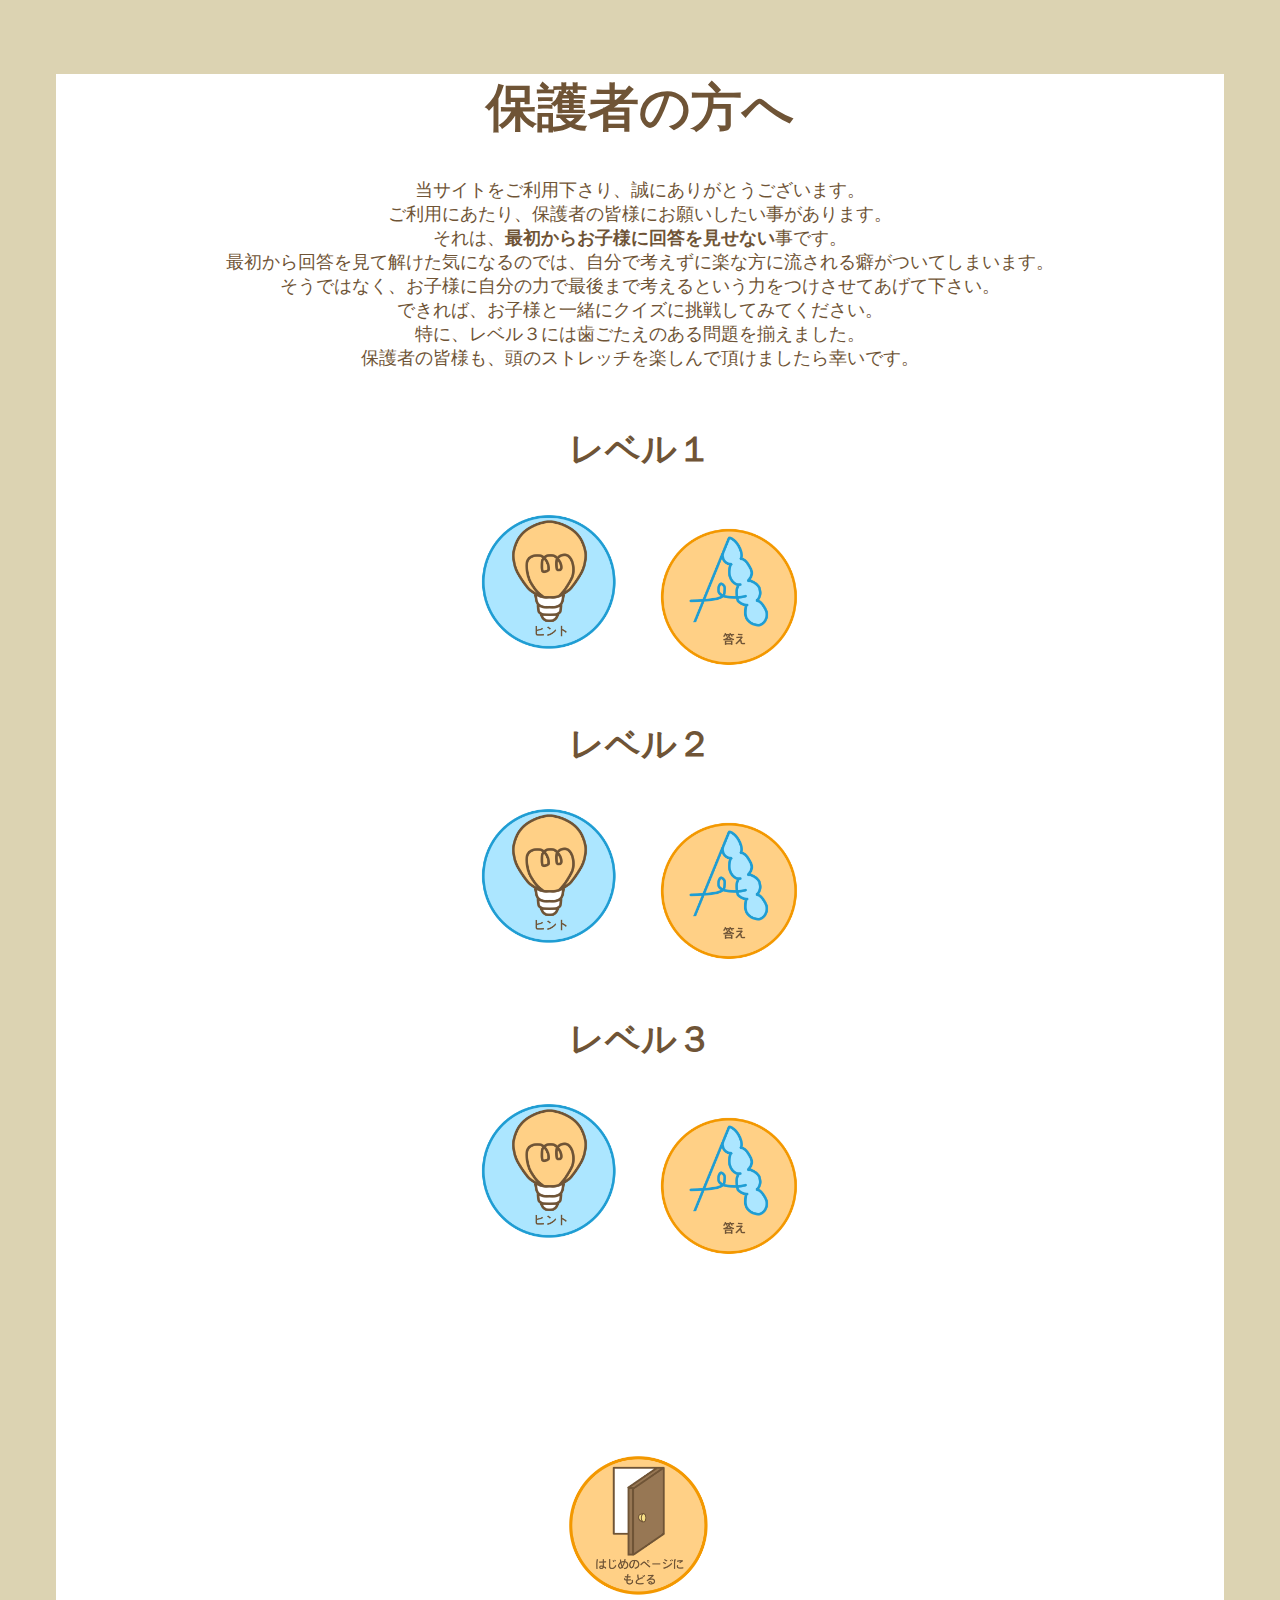
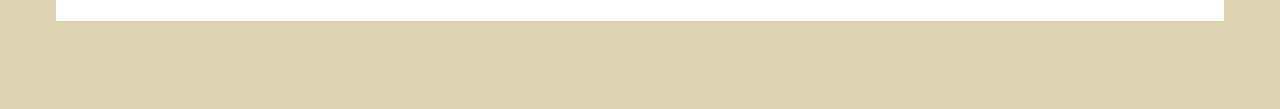
<file: anser.html>
<!DOCTYPE html>
<html lang="jp">
<head>
    <meta charset="UTF-8">
    <meta name="viewport" content="width=device-width, initial-scale=1.0">
    <title>保護者の方へ</title>
    <link rel="stylesheet" href="puzzule.css"></link>
</head>
<body>
    <div>
        <header>
            <h1  class="font-size">保護者の方へ</h1>
        </header>
        <main>
            <div class="answer-space">
                <p>当サイトをご利用下さり、誠にありがとうございます。<br>
                    ご利用にあたり、保護者の皆様にお願いしたい事があります。<br>   
                    それは、<strong>最初からお子様に回答を見せない</strong>事です。<br>
                    最初から回答を見て解けた気になるのでは、自分で考えずに楽な方に流される癖がついてしまいます。<br>
                    そうではなく、お子様に自分の力で最後まで考えるという力をつけさせてあげて下さい。<br>
                    できれば、お子様と一緒にクイズに挑戦してみてください。<br>
                    特に、レベル３には歯ごたえのある問題を揃えました。<br>
                    保護者の皆様も、頭のストレッチを楽しんで頂けましたら幸いです。<br>
                </p>
            </div>
            
            <div class="space">
                <h2 class="question-font-size">レベル１</h2>
                <a href="level1H.html"><img src="switch/pika.png" width="15%" height="15%" class="button-size"></a>
                <a href="level1A.html"><img src="switch/AAA.png" width="15%" height="15%" class="button-size2"></a>
            </div>
            <div class="space">
                <h2 class="question-font-size">レベル２</h2>
                <a href="level2H.html"><img src="switch/pika.png" width="15%" height="15%" class="button-size"></a>
                <a href="level2A.html"><img src="switch/AAA.png" width="15%" height="15%" class="button-size2"></a>
            </div>
            <div class="space">
                <h2 class="question-font-size">レベル３</h2>
                <a href="level3H.html"><img src="switch/pika.png" width="15%" height="15%" class="button-size"></a>
                <a href="level3A.html"><img src="switch/AAA.png" width="15%" height="15%" class="button-size2"></a>
            </div>
        </main>

        <footer>
            <a href="index.html"><img src="switch/door.png" width="15%" hight="15%" class="button-size"></a>
        </footer>
    </div>    
</body>
</html>
</file>
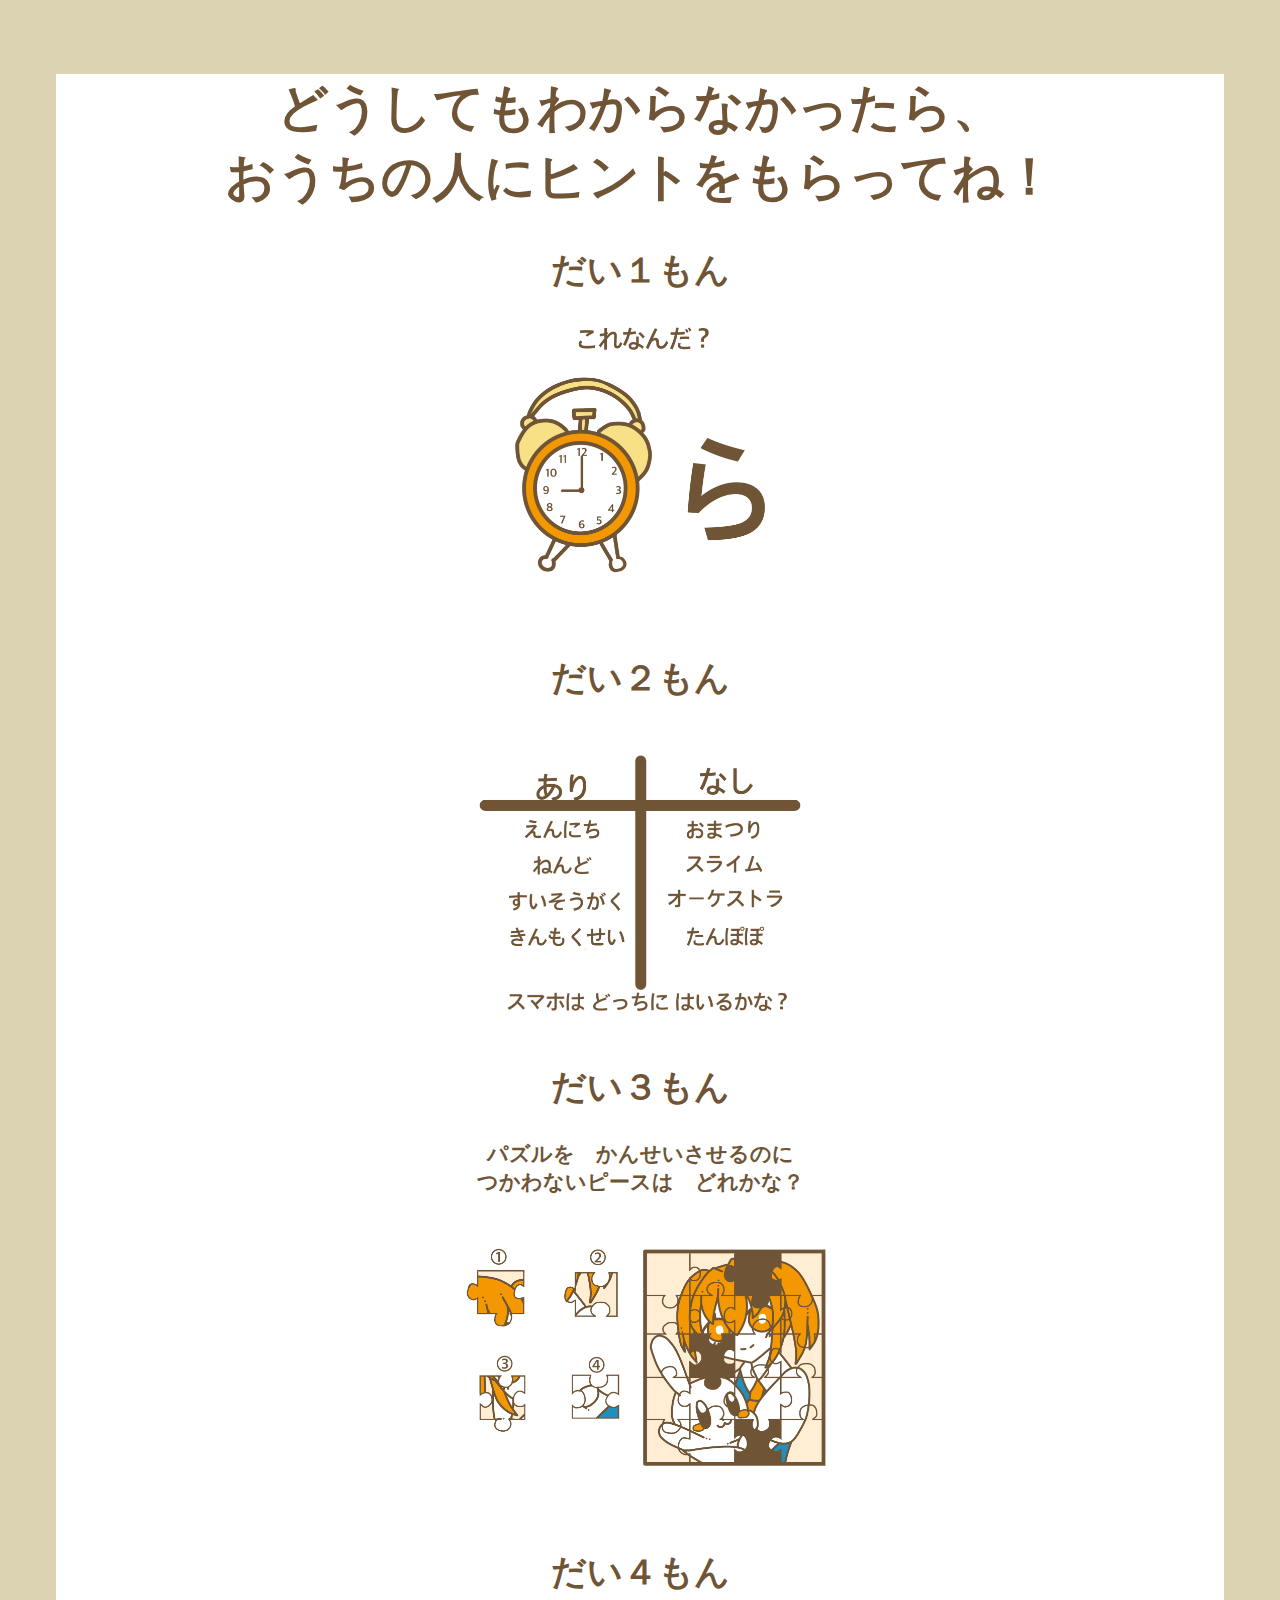
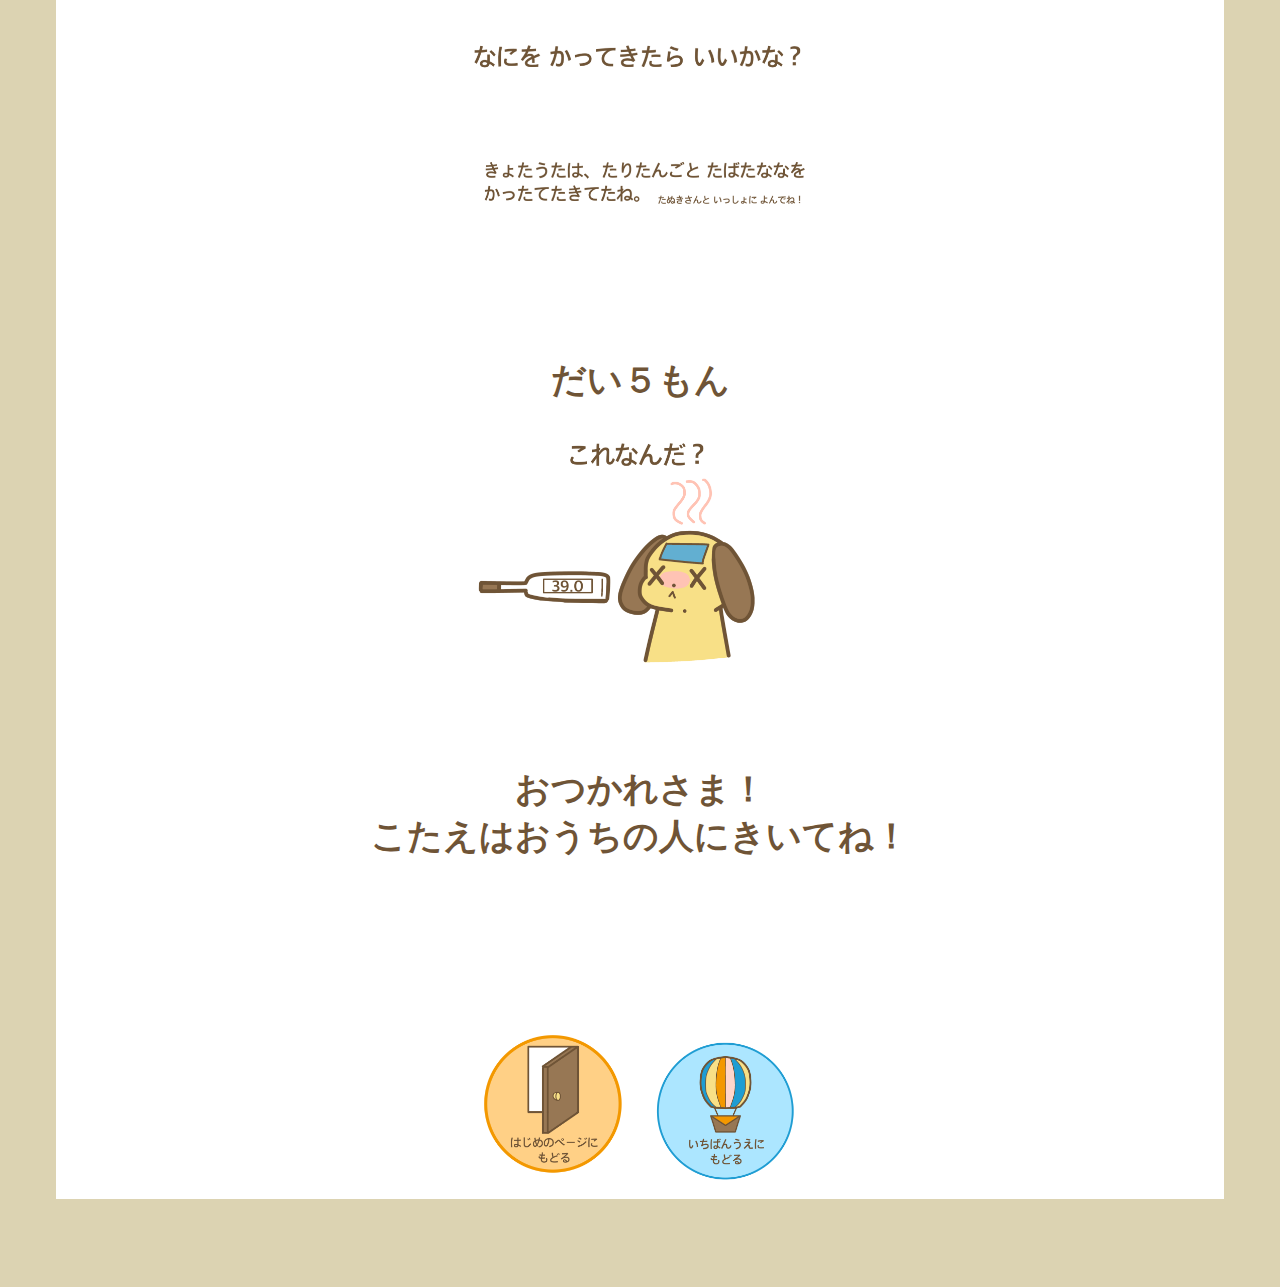
<file: level1.html>
<!DOCTYPE html>
<html lang="jp">
<head>
    <meta charset="UTF-8">
    <meta name="viewport" content="width=device-width, initial-scale=1.0">
    <title>レベル１のページ</title>
    <link rel="stylesheet" href="puzzule.css"></link>
</head>
<body>
    <div>
        <header>
            <section class="top">
                <h1 class="font-size">どうしてもわからなかったら、<br>
                    おうちの人にヒントをもらってね！
                </h1>
            </section>
        </header>
        <main>
            <div class="space">
                <h2 class="question-font-size">だい１もん</h2>
                <img src="nazonazo/nazonazo_T.png" alt="だい１もん" width="33%" hight="33%" class="img-size">
            </div>
            <div class="space">
                <h2 class="question-font-size">だい２もん</h2>
                <img src="YorN/enniti_Q.png" alt="だい２もん" width="33%" hight="33%" class="img-size">
            </div>
            <div class="space">
                <h2 class="question-font-size">だい３もん</h2>
                <h3>パズルを　かんせいさせるのに　<br>つかわないピースは　どれかな？</h3>
                <img src="jigsaw/girl_Q.png" alt="だい３もん" width="33%" hight="33%" class="img-size">
            </div>
            <div class="space">
                <h2 class="question-font-size">だい４もん</h2>
                <img src="tanuki/tanuki_Q.png" alt="だい４もん" width="33%" hight="33%" class="img-size">
            </div>
            <div class="space">
                <h2 class="question-font-size">だい５もん</h2>
                <img src="nazonazo/nazonazo_D.png" alt="だい５もん" width="33%" hight="33%" class="img-size">
            </div>
            
            <h2 class="question-font-size">
                おつかれさま！<br>
                こたえはおうちの人にきいてね！
            </h2>
        </main>
        <footer>
            <a href="index.html"><img src="switch/door.png" width="15%" hight="15%" class="button-size"></a>
            <a href="#top"><img src="switch/kikyu.png" width="15%" hight="15%" class="button-size"></a>
        </footer>
    </div>
</body>
</html>
</file>
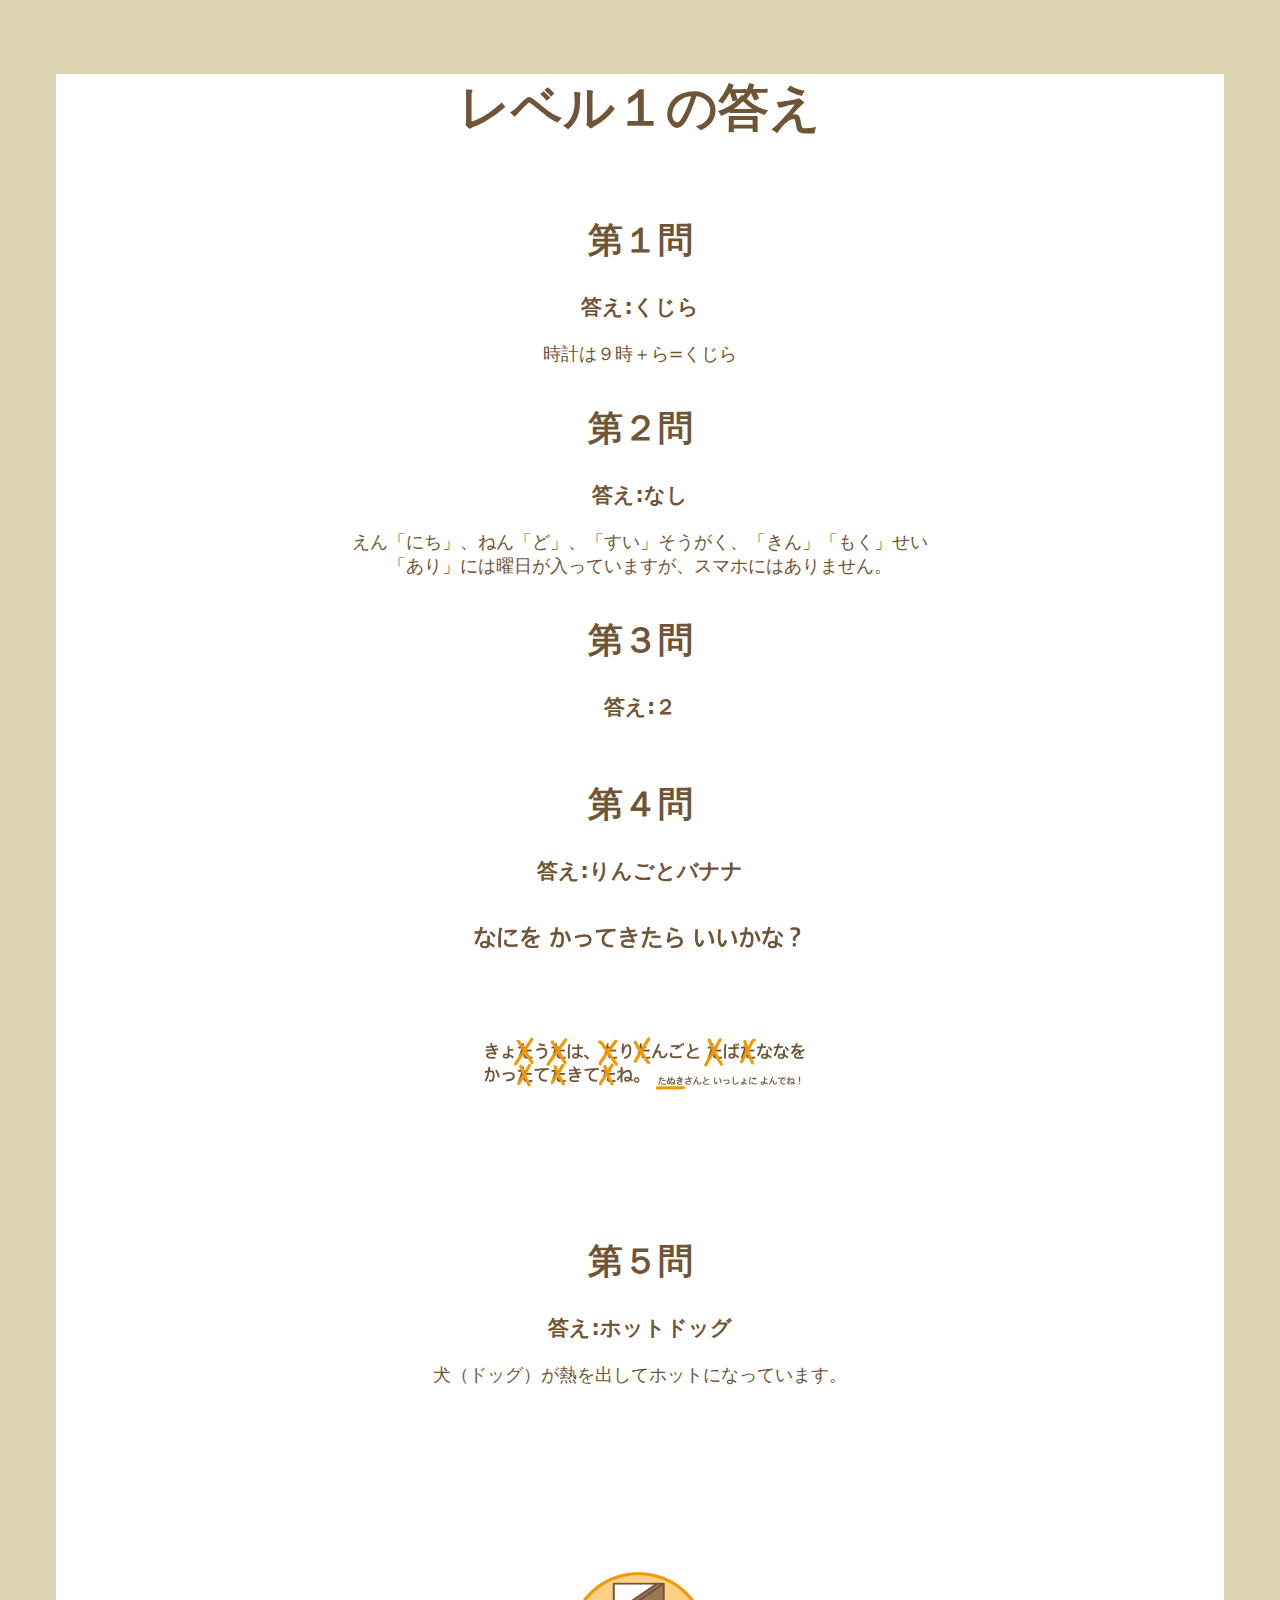
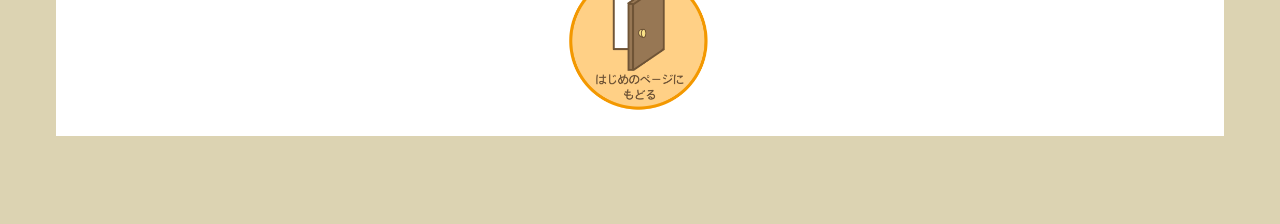
<file: level1A.html>
<!DOCTYPE html>
<html lang="jp">
    <head>
        <meta charset="UTF-8">
        <meta name="viewport" content="width=device-width, initial-scale=1.0">
        <title>レベル１の答え</title>
        <link rel="stylesheet" href="puzzule.css"></link>
    </head>
    <body>
        <div>
        <header>
            <div class="top">
                <h1 class="font-size">レベル１の答え</h1>
            </div>
        </header>
        <main>
            <div class="space">
                <h2 class="question-font-size">第１問</h2>
                <h3>答え:くじら</h3>
                時計は９時＋ら=くじら
            </div>
            <div class="space">
                <h2 class="question-font-size">第２問</h2>
                <h3>答え:なし</h3>
                えん「にち」、ねん「ど」、「すい」そうがく、「きん」「もく」せい<br>
                「あり」には曜日が入っていますが、スマホにはありません。
            </div>
            <div class="space">
                <h2 class="question-font-size">第３問</h2>
                <h3>答え:２</h3>
            </div>
            <div class="space">
                <h2 class="question-font-size">第４問</h2>
                <h3>答え:りんごとバナナ</h3>
                <img src="tanuki/tanuki_A.png" alt="第４問の答え" width="33%" height="33%" class="img-size">
            </div>
            <div class="space">
                <h2 class="question-font-size">第５問</h2>
                <h3>答え:ホットドッグ</h3>
                犬（ドッグ）が熱を出してホットになっています。
            </div>
        </main>
        <footer>
            <a href="index.html"><img src="switch/door.png" width="15%" hight="15%" class="button-size"></a>
        </footer>
        </div>
    </body>
</html>
</file>
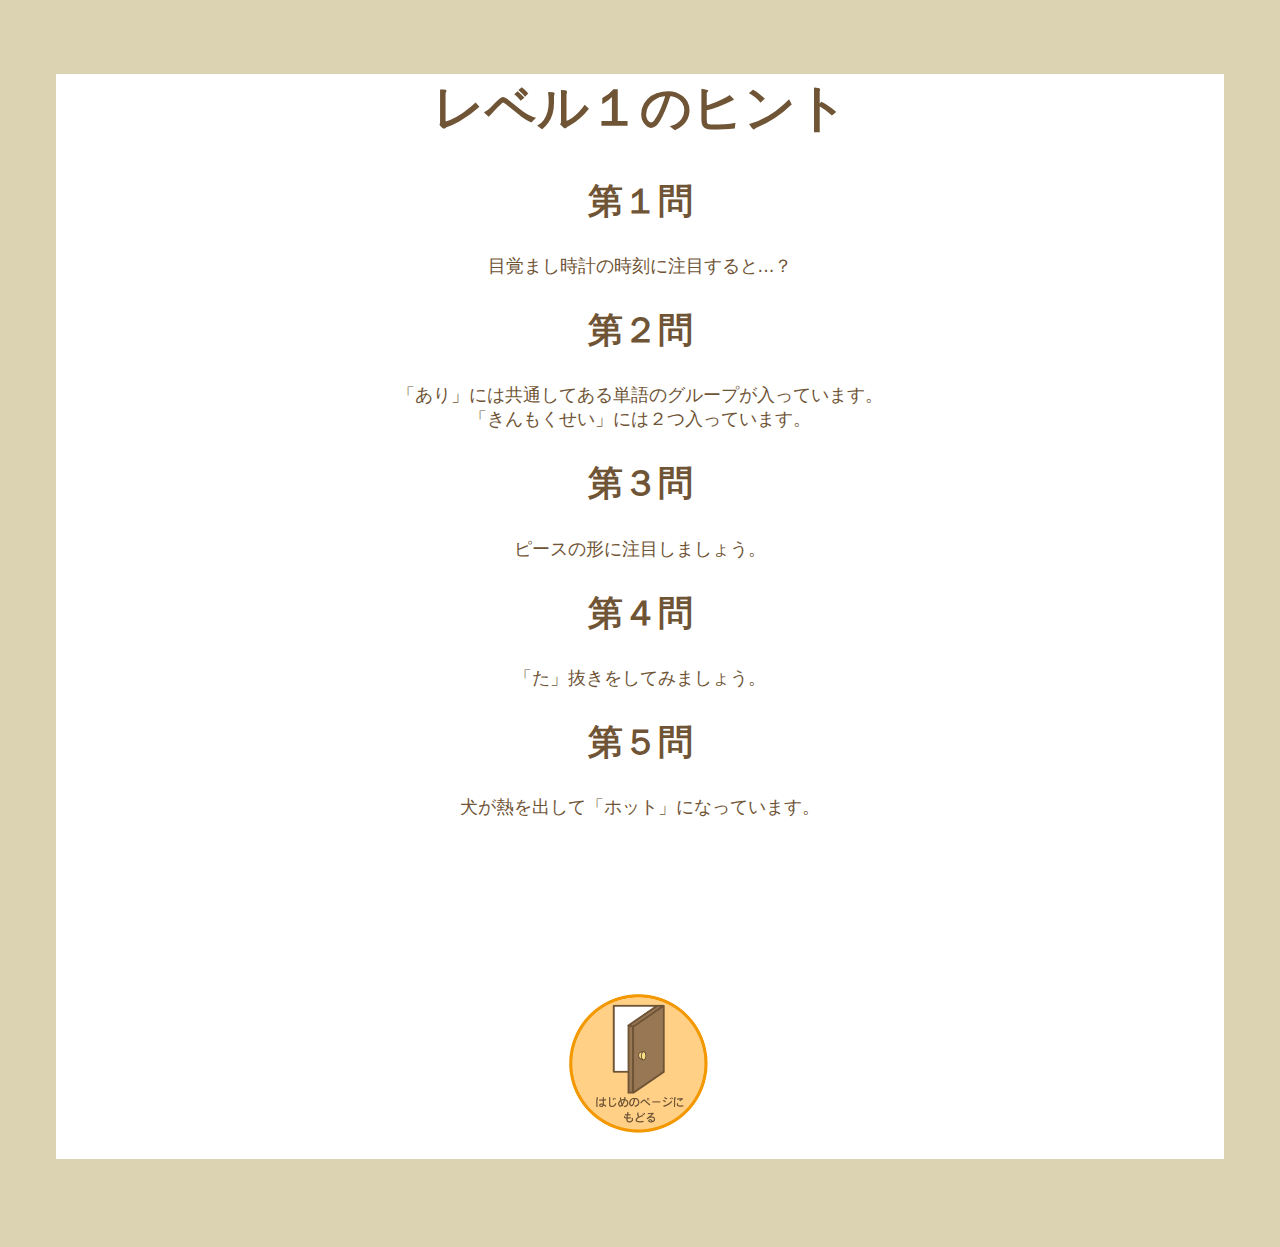
<file: level1H.html>
<!DOCTYPE html>
<html lang="jp">
    <head>
        <meta charset="UTF-8">
        <meta name="viewport" content="width=device-width, initial-scale=1.0">
        <title>レベル１のヒント
        </title>
        <link rel="stylesheet" href="puzzule.css"></link>
    </head>
    <body>
        <div>
            <header>
                <h1 class="question-font-size">レベル１のヒント</h1>
            </header>
            <main>
                <p>
                    <h2 class="question-font-size-hint">第１問</h2>
                    目覚まし時計の時刻に注目すると...？
                </p>
                <p>
                    <h2 class="question-font-size-hint">第２問</h2>
                    「あり」には共通してある単語のグループが入っています。<br>
                    「きんもくせい」には２つ入っています。
                </p>
                <p>
                    <h2 class="question-font-size-hint">第３問</h2>
                    ピースの形に注目しましょう。
                </p>
                <p>
                    <h2 class="question-font-size-hint">第４問</h2>
                    「た」抜きをしてみましょう。
                </p>
                <p>
                    <h2 class="question-font-size-hint">第５問</h2>
                    犬が熱を出して「ホット」になっています。
                </p>
            </main>  
            <footer>
                <a href="index.html"><img src="switch/door.png" width="15%" hight="15%" class="button-size"></a>
            </footer>
        </div>
    </body>
</html>
</file>
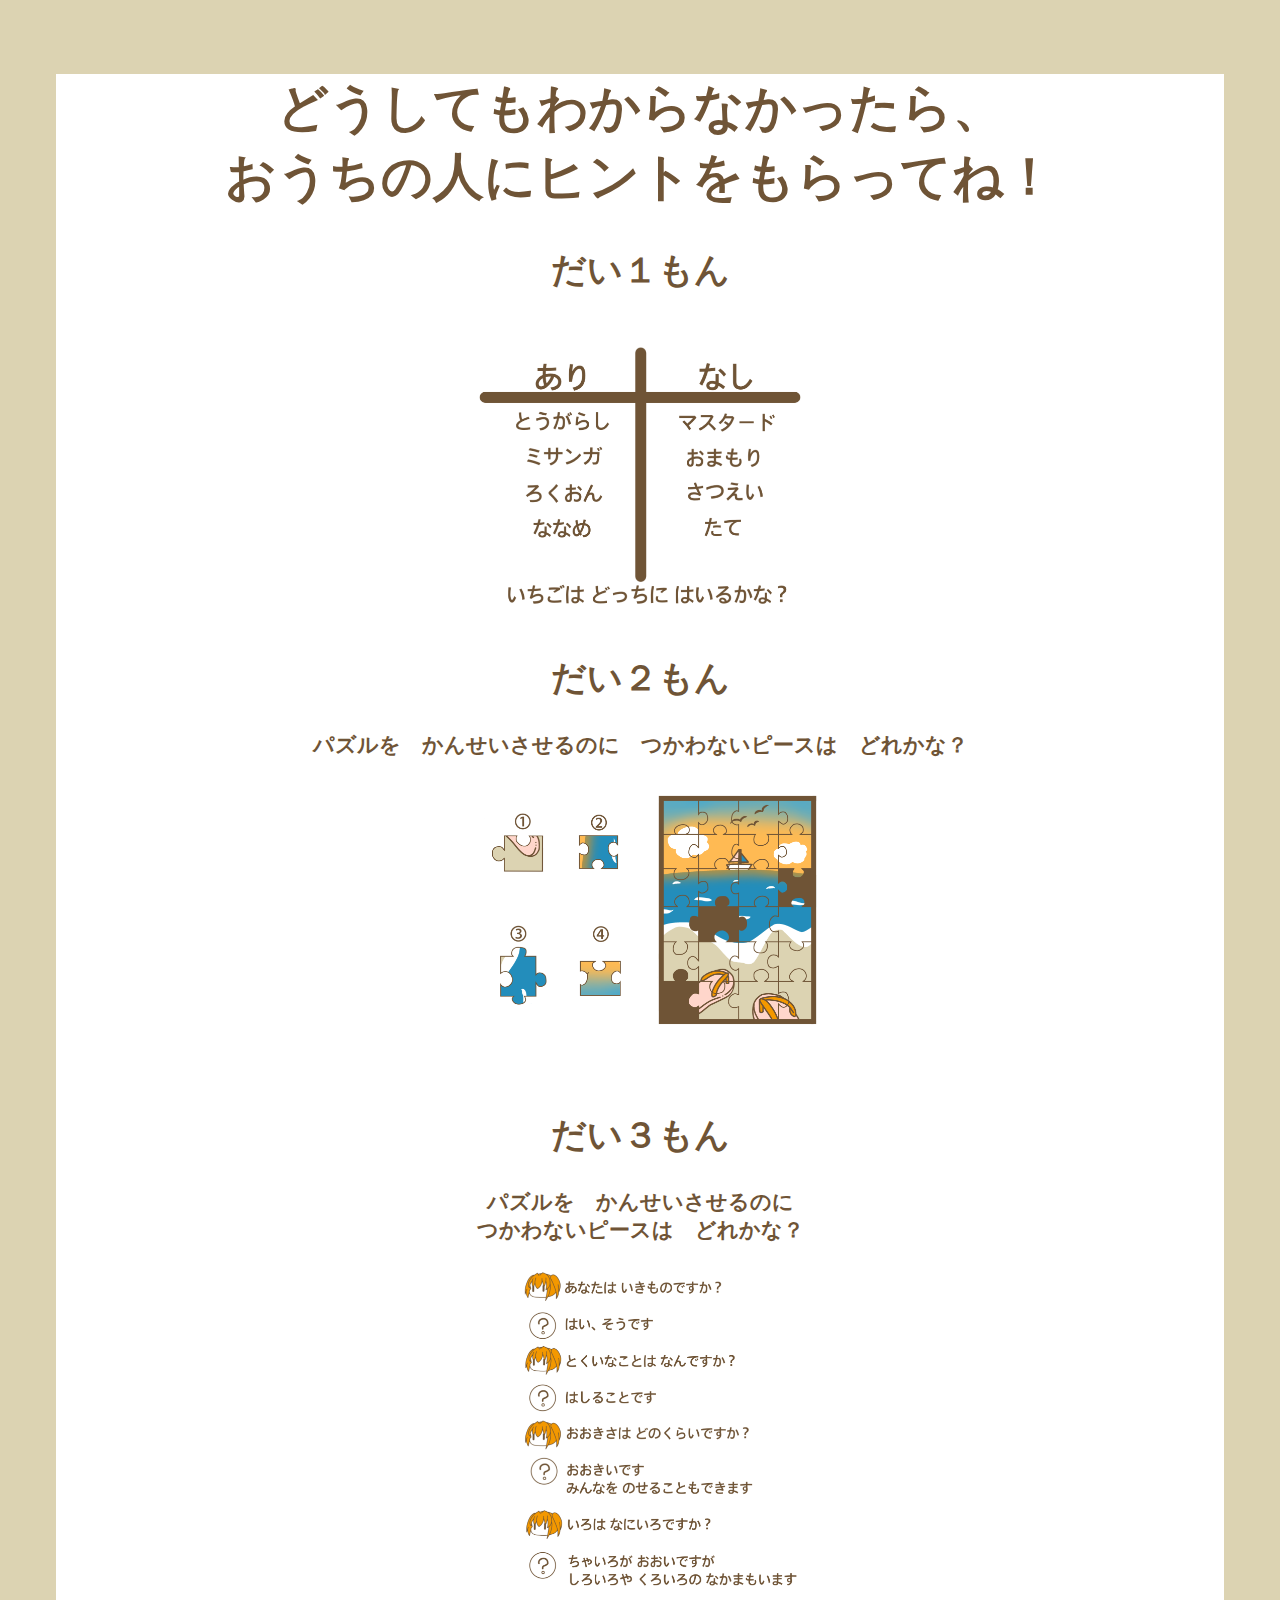
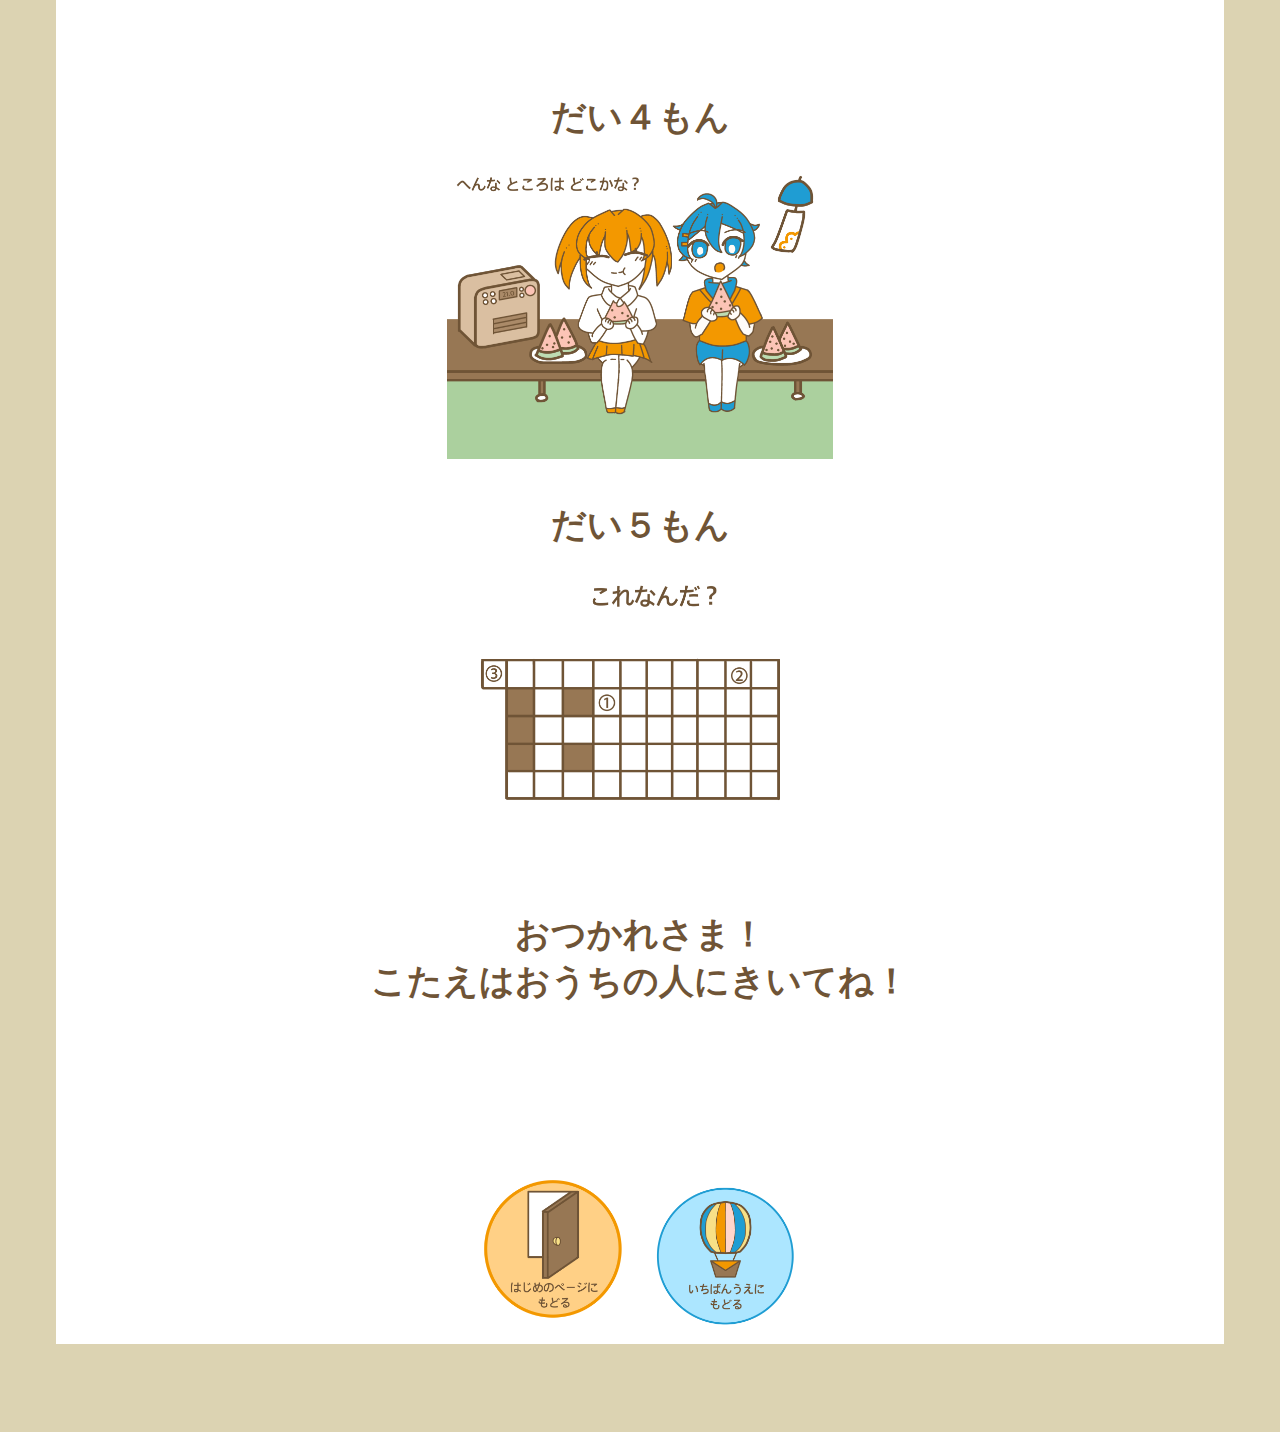
<file: level2.html>
<!DOCTYPE html>
<html lang="jp">
<head>
    <meta charset="UTF-8">
    <meta name="viewport" content="width=device-width, initial-scale=1.0">
    <title>レベル２のページ</title>
    <link rel="stylesheet" href="puzzule.css"></link>
</head>
<body>
    <div>
        <header>
            <section class="top">
                <h1 class="font-size">どうしてもわからなかったら、<br>
                    おうちの人にヒントをもらってね！
                </h1>
            </section>
        </header>
        <main>
            <div class="space">
                <h2 class="question-font-size">だい１もん</h2>
                <img src="YorN/karasi_Q.png" alt="だい１もん" width="33%" hight="33%" class="img-size">
            </div>
            <div class="space">
                <h2 class="question-font-size">だい２もん</h2>
                <h3>パズルを　かんせいさせるのに　つかわないピースは　どれかな？</h3>
                <img src="jigsaw/sea_Q.png" alt="だい２もん" width="33%" hight="33%" class="img-size">
            </div>
            <div class="space">
                <h2 class="question-font-size">だい３もん</h2>
                <h3>パズルを　かんせいさせるのに　<br>つかわないピースは　どれかな？</h3>
                <img src="kaiwa/kaiwa_H.png" alt="だい３もん" width="33%" hight="33%" class="img-size">
            </div>
            <div class="space">
                <h2 class="question-font-size">だい４もん</h2>
                <img src="summer/summer_Q.png" alt="だい４もん" width="33%" hight="33%" class="img-size">
            </div>
            <div class="space">
                <h2 class="question-font-size">だい５もん</h2>
                <img src="hyou/hyou_Q.png" alt="だい５もん" width="33%" hight="33%" class="img-size">
            </div>

            <h2  class="question-font-size">
                おつかれさま！<br>
                こたえはおうちの人にきいてね！
            </h2>
         </main>
        <footer>
            <a href="index.html"><img src="switch/door.png" width="15%" hight="15%" class="button-size"></a>
            <a href="#top"><img src="switch/kikyu.png"width="15%" hight="15%" class="button-size"></a>
        </footer>
    </div>
</body>
</html>
</file>
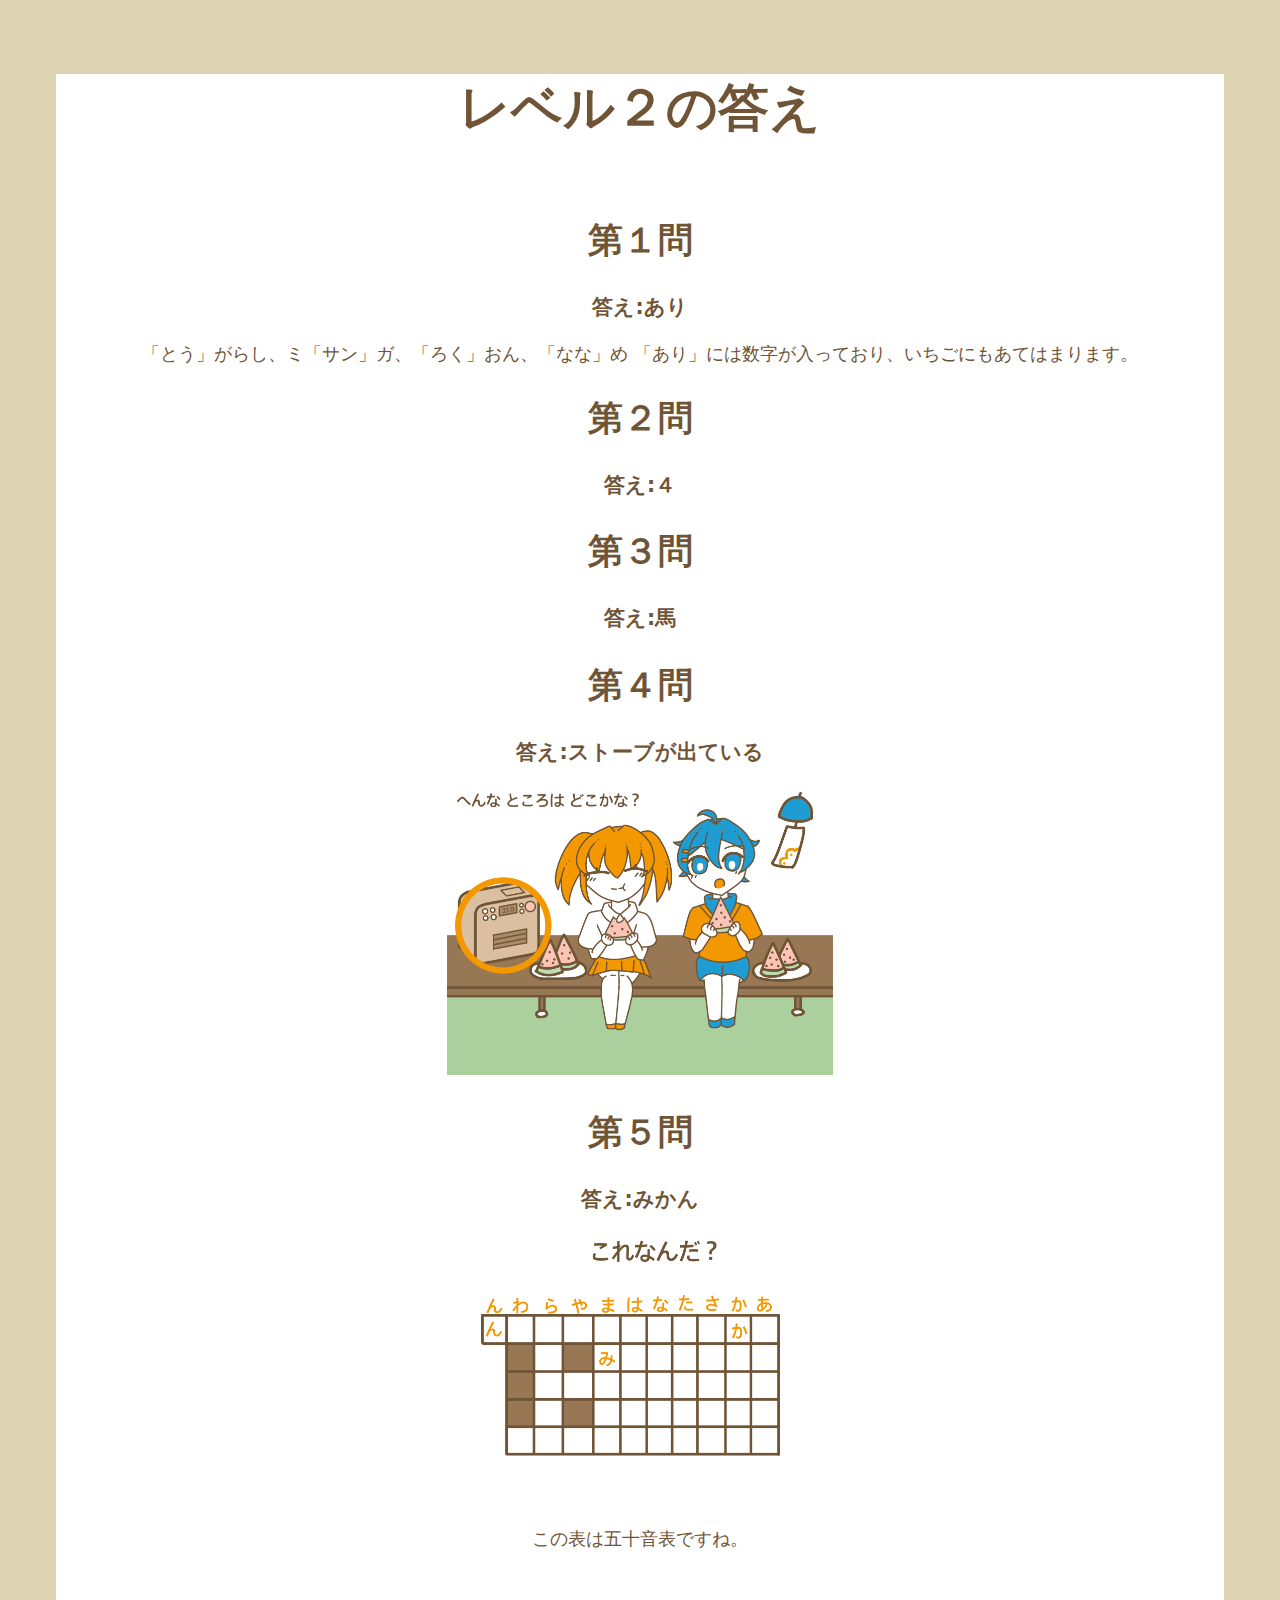
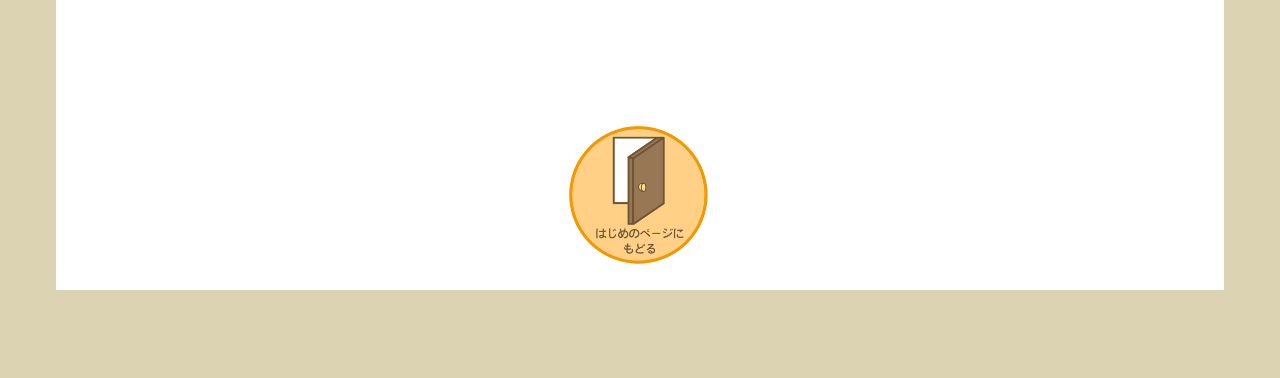
<file: level2A.html>
<!DOCTYPE html>
<html lang="jp">
    <head>
        <meta charset="UTF-8">
        <meta name="viewport" content="width=device-width, initial-scale=1.0">
        <title>レベル２の答え</title>
        <link rel="stylesheet" href="puzzule.css"></link>
    </head>
    <body>
        <div>
        <header>
            <div class="top">
            <h1 class="font-size">レベル２の答え</h1>
            </div>
        </header>
        <main>
            <h2 class="question-font-size">第１問</h2>
            <h3>答え:あり</h3>
            「とう」がらし、ミ「サン」ガ、「ろく」おん、「なな」め
            「あり」には数字が入っており、いちごにもあてはまります。

            <h2 class="question-font-size">第２問</h2>
            <h3>答え:４</h3>

            <h2 class="question-font-size">第３問</h2>
            <h3>答え:馬</h3>

            <h2 class="question-font-size">第４問</h2>
            <h3>答え:ストーブが出ている</h3>
            <img src="summer/summer_A.png" alt="第４問の答え" width="33%" height="33%" class="img-size">

            <h2 class="question-font-size">第５問</h2>
            <h3>答え:みかん</h3>
            <img src="hyou/hyou_A.png" alt="第５問の答え" width="33%" height="33%" class="img-size"><br>
            この表は五十音表ですね。
        </main>
        <footer>
            <a href="index.html"><img src="switch/door.png" width="15%" hight="15%" class="button-size"></a>
        </footer>
        </div>
    </body>
</html>
</file>
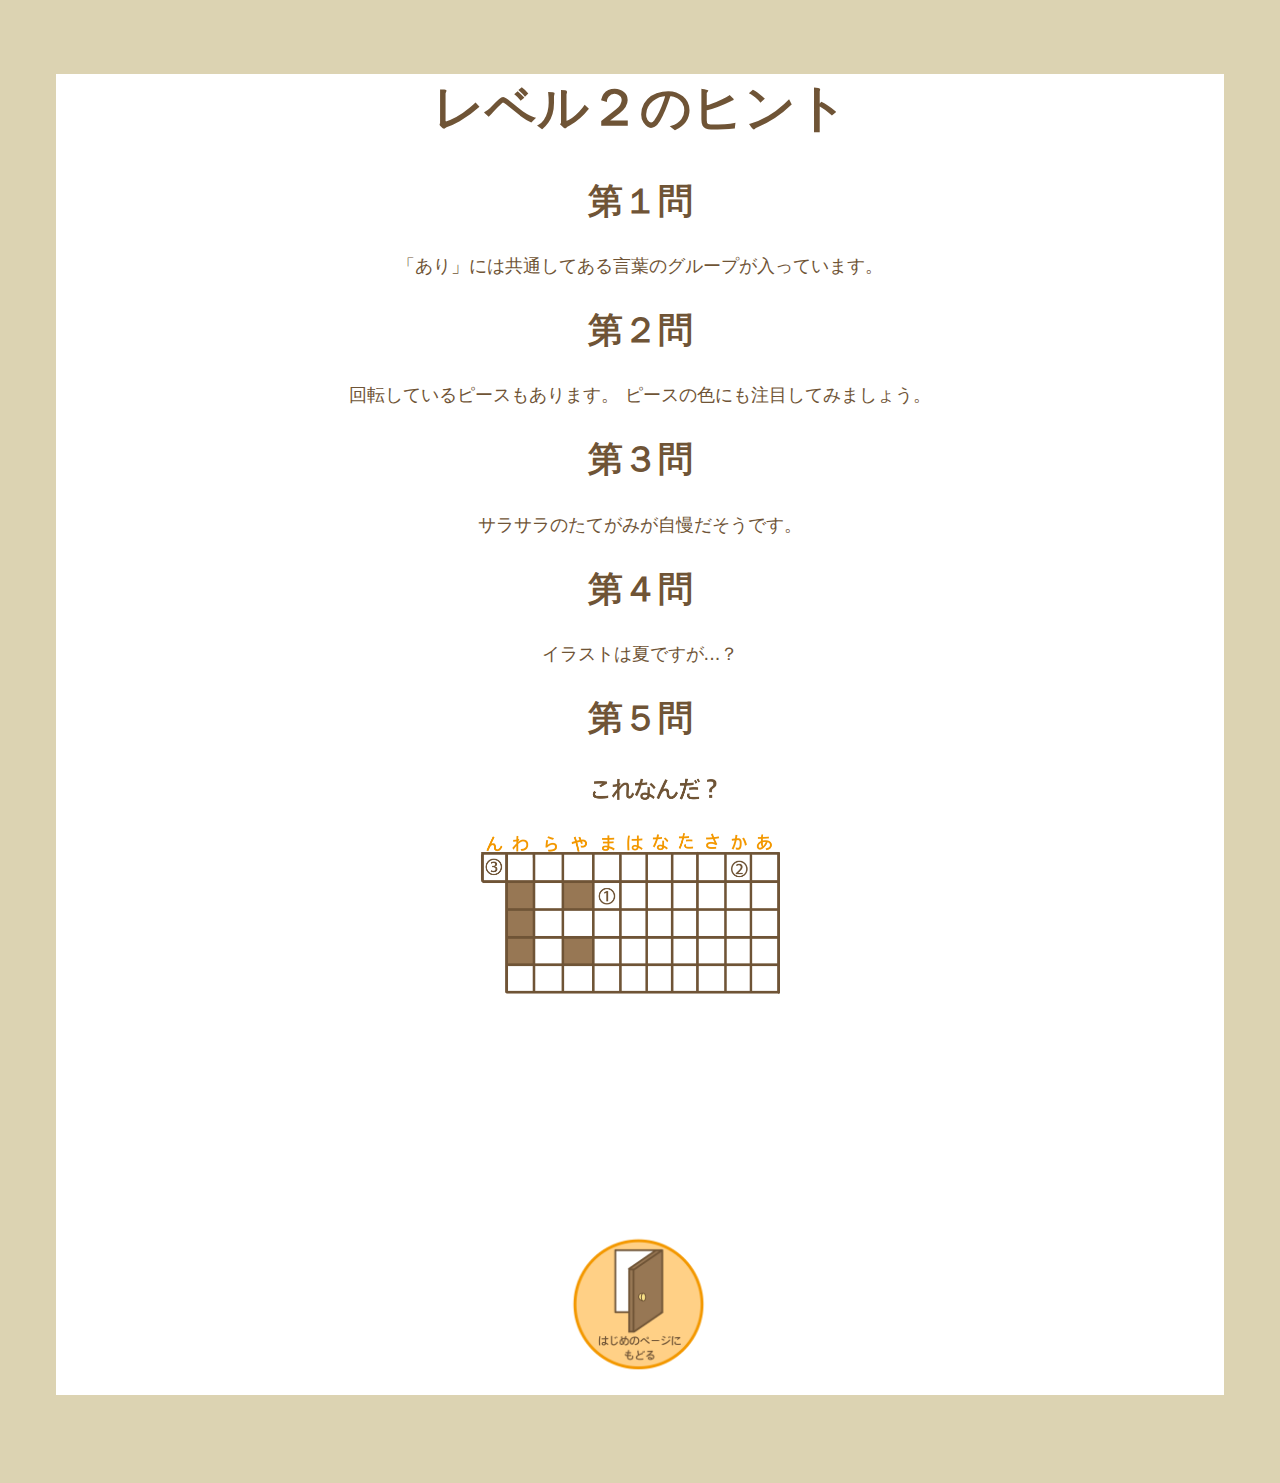
<file: level2H.html>
<!DOCTYPE html>
<html lang="jp">
    <head>
        <meta charset="UTF-8">
        <meta name="viewport" content="width=device-width, initial-scale=1.0">
        <title>レベル２のヒント
        </title>
        <link rel="stylesheet" href="puzzule.css"></link>
    </head>
    <boby>
        <div>
        <header>
            <h1 class="question-font-size">レベル２のヒント</h1>
        </header>
        <main>
            <p>
                <h2 class="question-font-size-hint">第１問</h2>
                「あり」には共通してある言葉のグループが入っています。
            </p>
            <p>
                <h2 class="question-font-size-hint">第２問</h2>
                回転しているピースもあります。
                ピースの色にも注目してみましょう。
            </p>
            <p>
                <h2 class="question-font-size-hint">第３問</h2>
                サラサラのたてがみが自慢だそうです。
            </p>
            <p>
                <h2 class="question-font-size-hint">第４問</h2>
                イラストは夏ですが...？
            </p>
            <p>
                <h2 class="question-font-size-hint">第５問</h2>
                <img src="hyou/hyou_H.png" alt="第５問ヒント" width="33%" height="33%" class="img-size">
            </p>
        </main>  
        <footer>
            <footer>
                <a href="index.html"><img src="switch/door.png" width="15%" hight="15%" class="button-size"></a>
            </footer>
        </footer>
        </div>
    </boby>
</html>
</file>
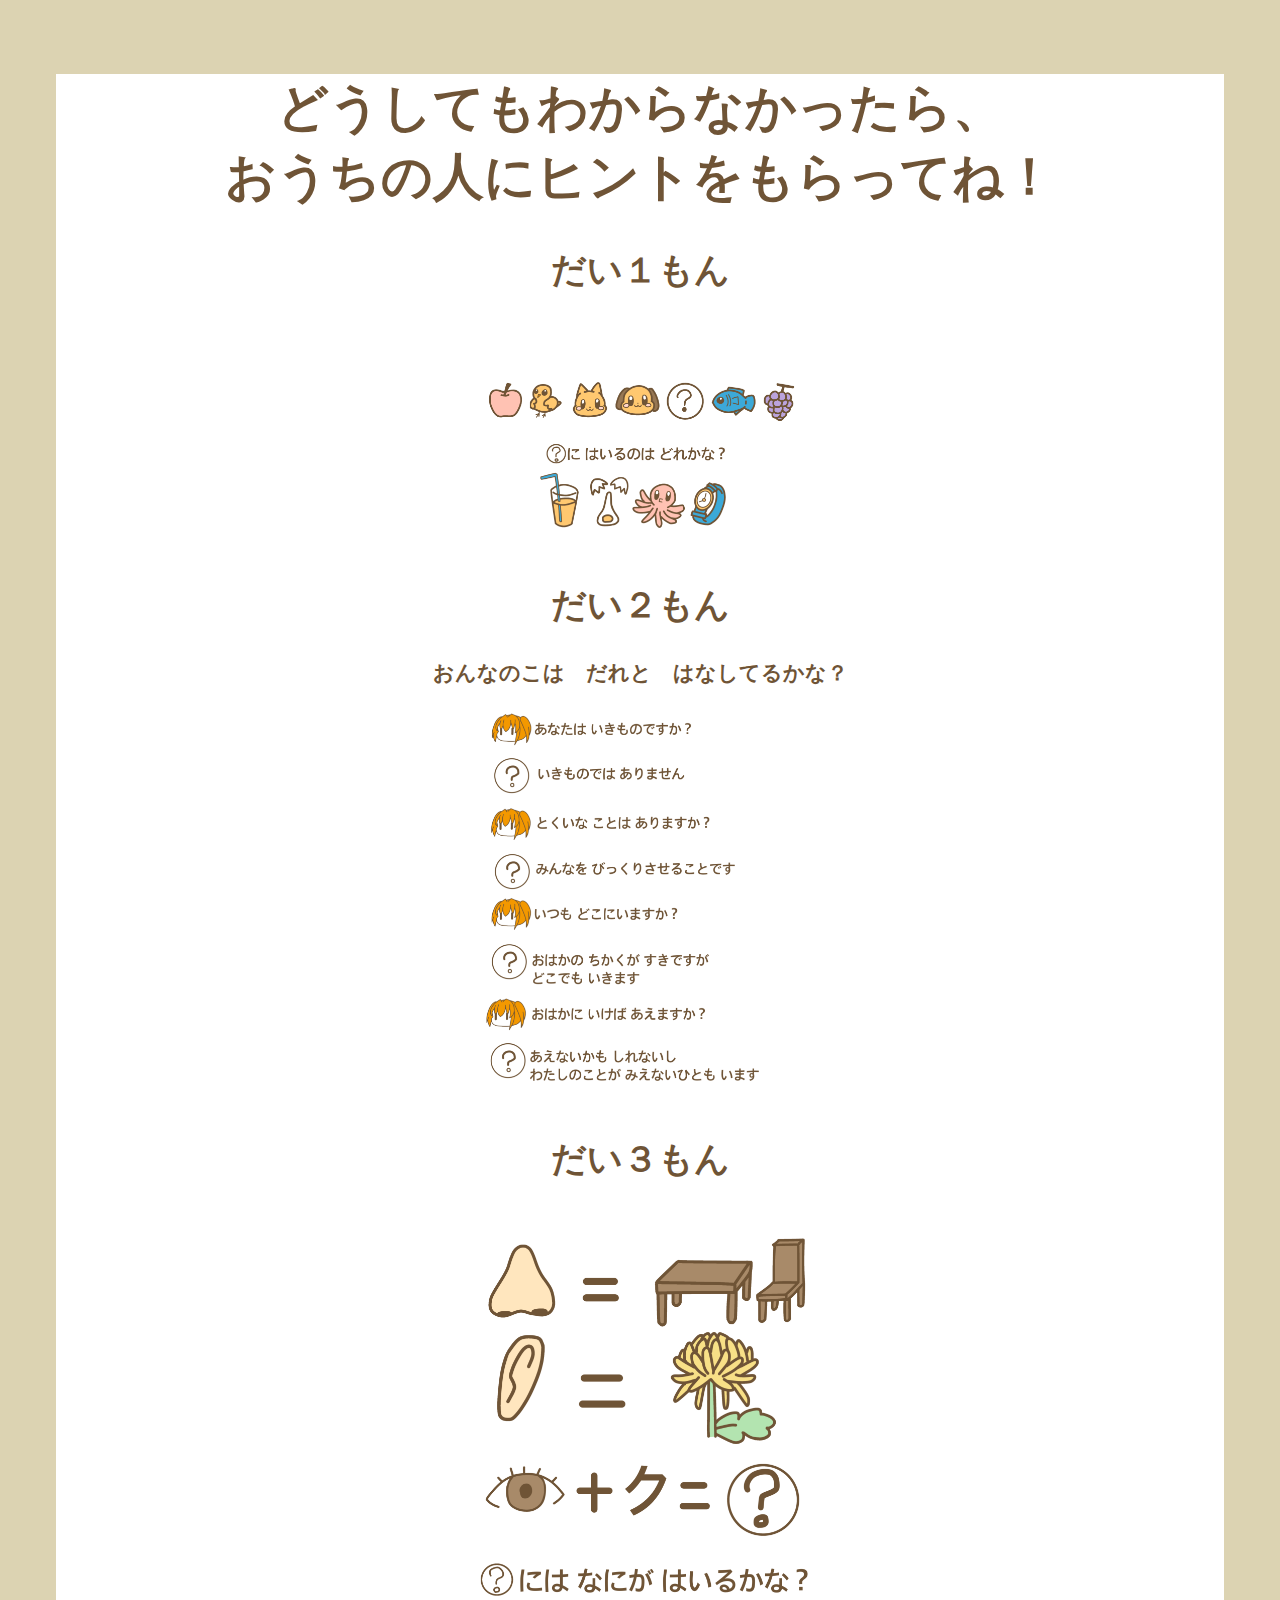
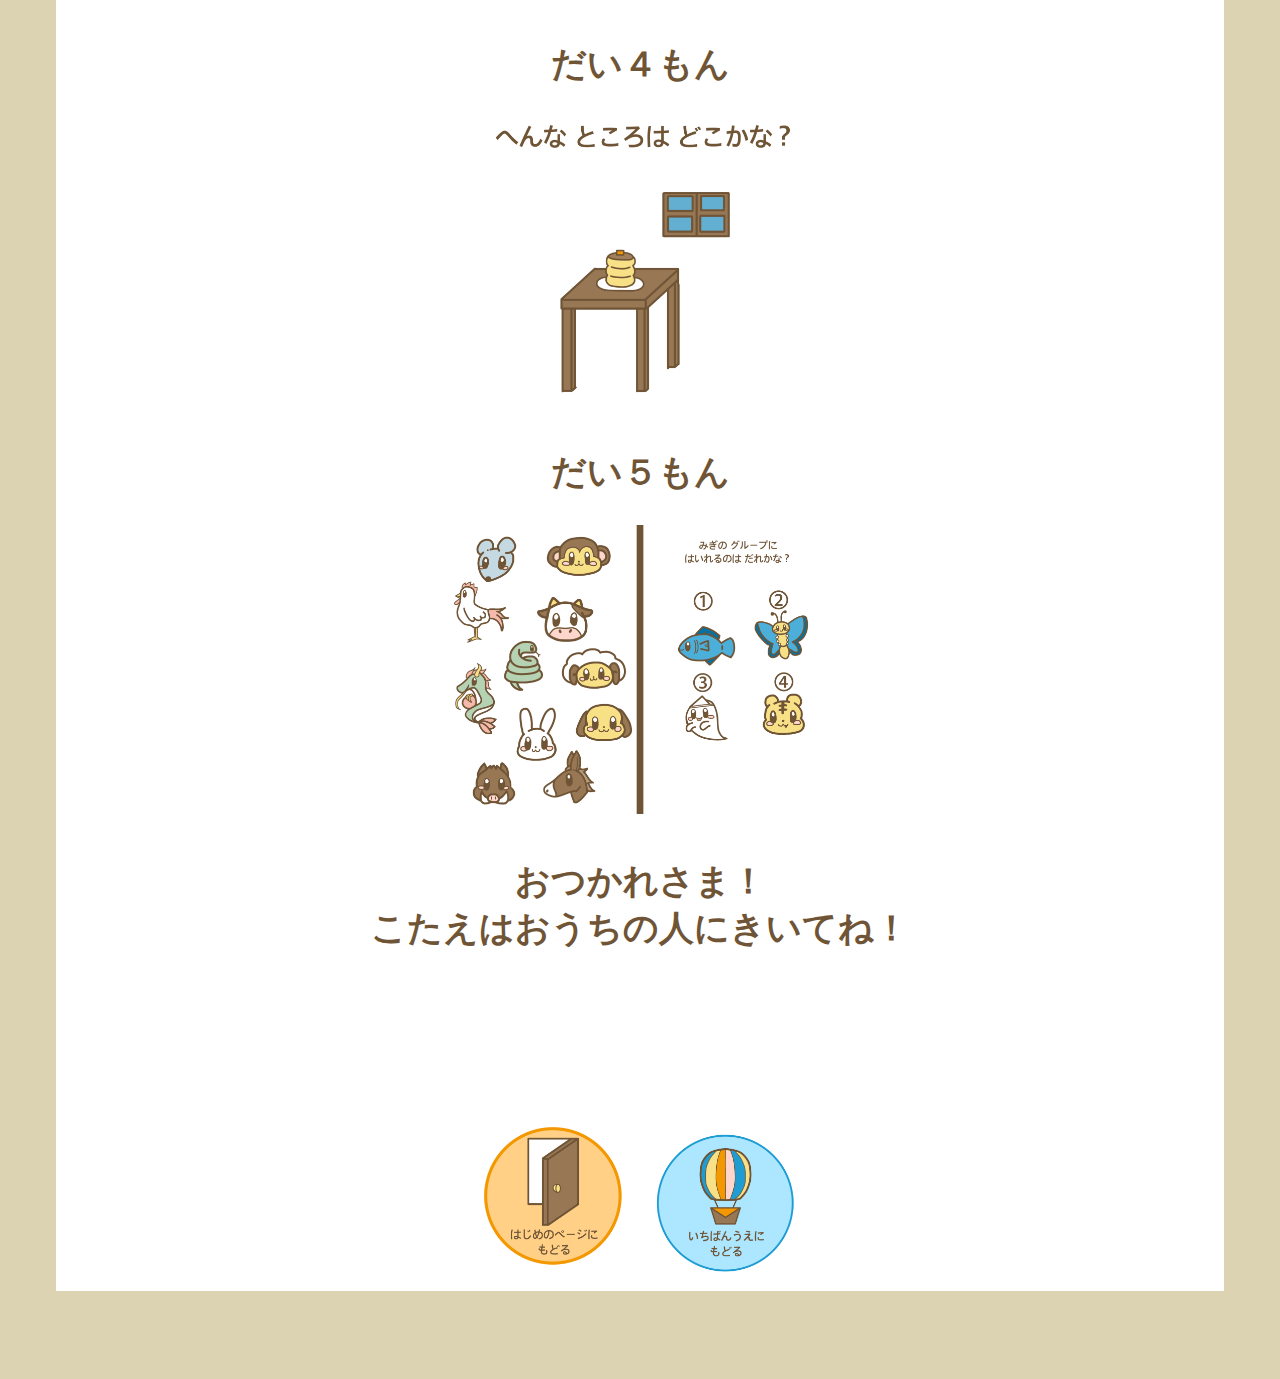
<file: level3.html>
<!DOCTYPE html>
<html lang="jp">
<head>
    <meta charset="UTF-8">
    <meta name="viewport" content="width=device-width, initial-scale=1.0">
    <title>レベル３のページ</title>
    <link rel="stylesheet" href="puzzule.css"></link>
</head>
<body>
    <div>
        <header>
            <section class="top">
                <h1 class="font-size">どうしてもわからなかったら、<br>
                    おうちの人にヒントをもらってね！
                </h1>
            </section>
        </header>
            <main>
                <div class="space">
                    <h2 class="question-font-size">だい１もん</h2>
                    <img src="apple/apple_Q.png" alt="だい１もん" width="33%" hight="33%" class="img-size">
                </div>
                <div class="space">
                    <h2 class="question-font-size">だい２もん</h2>
                    <h3>おんなのこは　だれと　はなしてるかな？</h3>
                    <img src="kaiwa/kaiwa_G.png" alt="だい２もん" width="33%" hight="33%" class="img-size">
                </div>
                <div class="space">
                    <h2 class="question-font-size">だい３もん</h2>
                    <img src="hana/hanamimi.png" alt="だい３もん" width="33%" hight="33%" class="img-size">
                </div>
                <div class="space">
                    <h2 class="question-font-size">だい４もん</h2>
                    <img src="room/room_Q.png" alt="だい４もん" width="33%" hight="33%" class="img-size">
                </div>
                <div class="space">
                    <h2 class="question-font-size">だい５もん</h2>
                    <img src="animal/kawaii_Q.png" alt="だい５もん" width="33%" hight="33%" class="img-size">
                </div>
                
                <h2  class="question-font-size">
                    おつかれさま！<br>
                    こたえはおうちの人にきいてね！
                </h2>
            </main>
            <footer>
                <a href="index.html"><img src="switch/door.png" width="15%" hight="15%" class="button-size"></a>
                <a href="#top"><img src="switch/kikyu.png"width="15%" hight="15%" class="button-size"></a>
            </footer>
        </div>
</body>
</html>
</file>
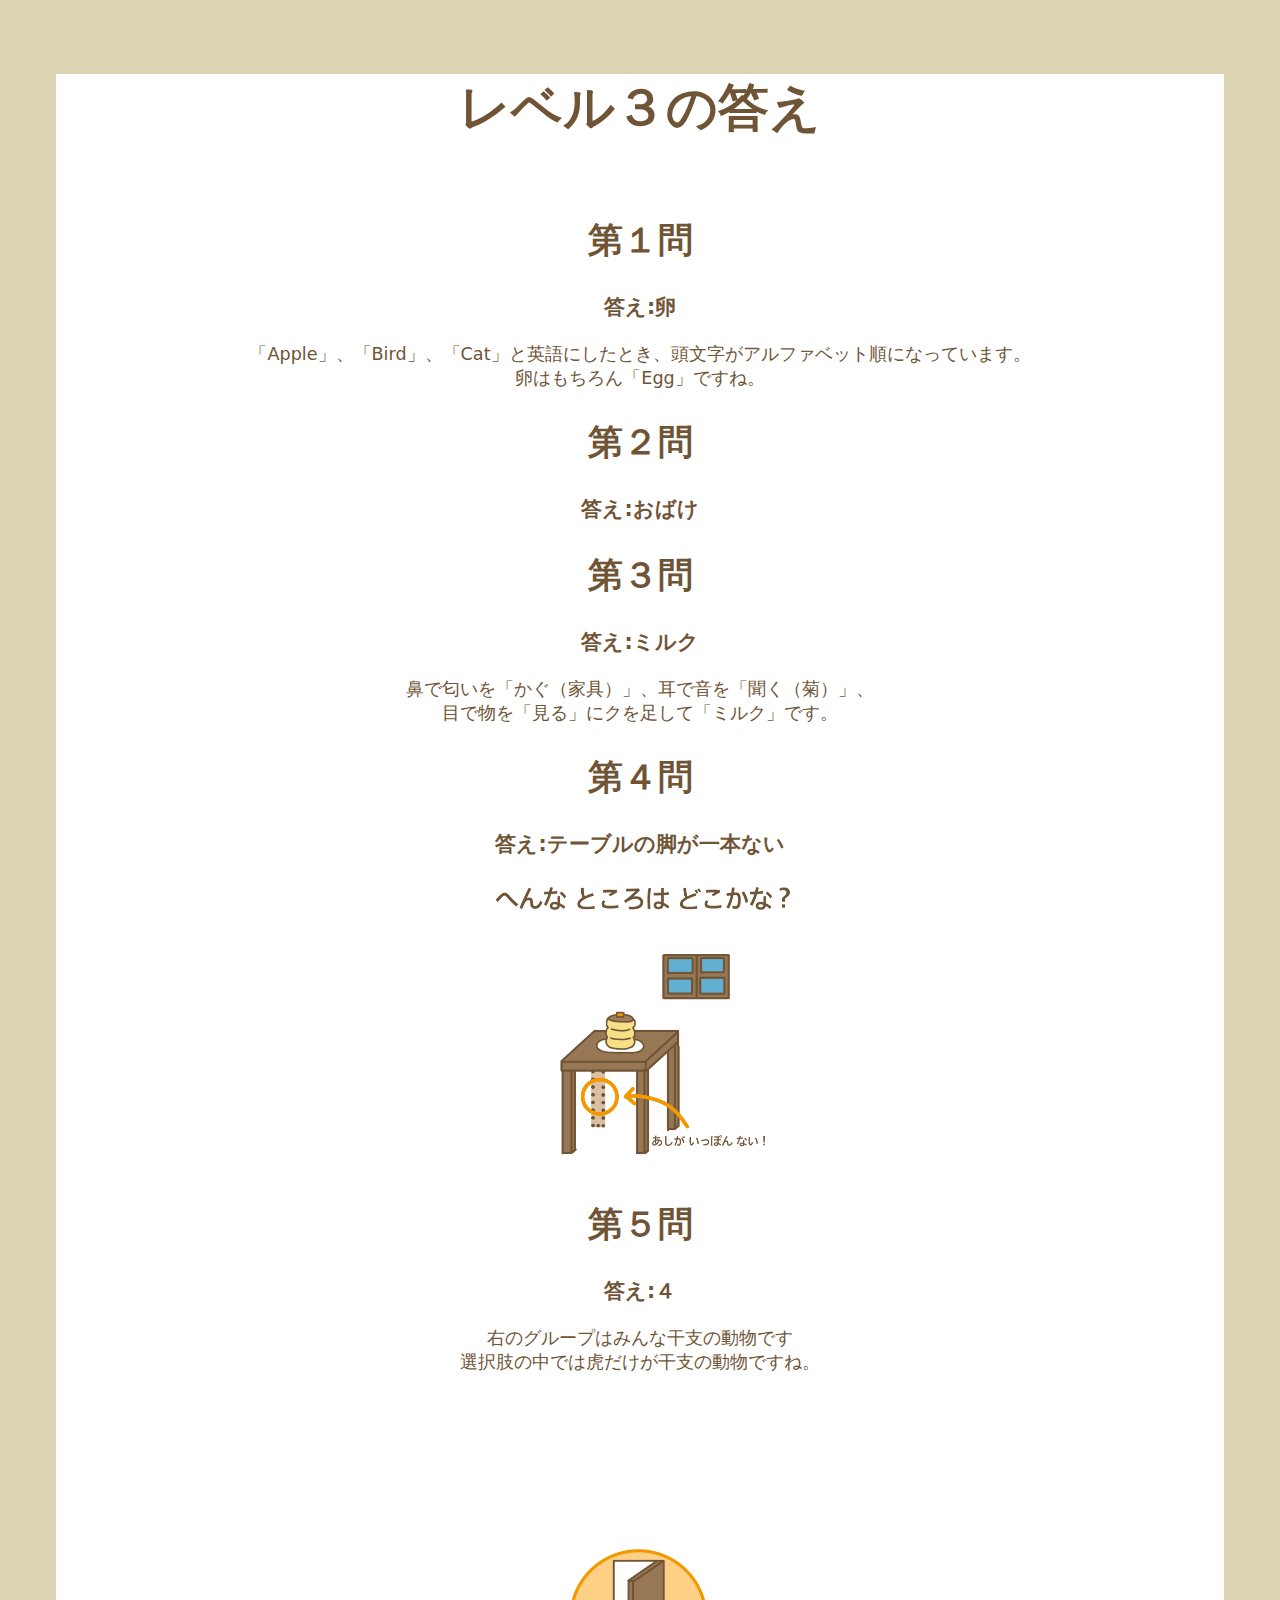
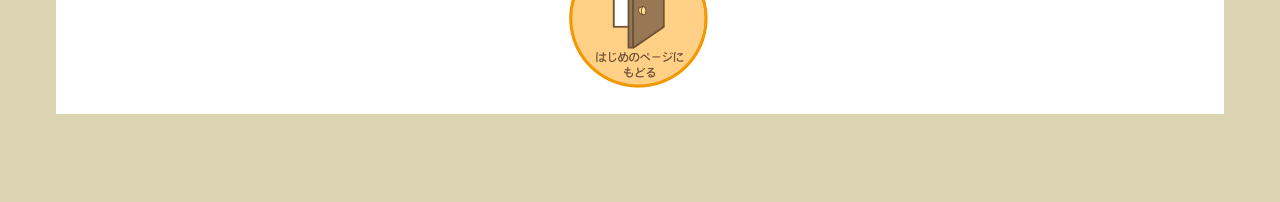
<file: level3A.html>
<!DOCTYPE html>
<html lang="jp">
    <head>
        <meta charset="UTF-8">
        <meta name="viewport" content="width=device-width, initial-scale=1.0">
        <title>レベル３の答え</title>
        <link rel="stylesheet" href="puzzule.css"></link>
    </head>
    <body>
        <div>
        <header>
            <div class="top">
            <h1 class="font-size">レベル３の答え</h1>
            </div>
        </header>
        <main>
            <h2 class="question-font-size">第１問</h2>
            <h3>答え:卵</h3>
            「Apple」、「Bird」、「Cat」と英語にしたとき、頭文字がアルファベット順になっています。<br>
            卵はもちろん「Egg」ですね。

            <h2 class="question-font-size">第２問</h2>
            <h3>答え:おばけ</h3>

            <h2 class="question-font-size">第３問</h2>
            <h3>答え:ミルク</h3>
            鼻で匂いを「かぐ（家具）」、耳で音を「聞く（菊）」、<br>
            目で物を「見る」にクを足して「ミルク」です。

            <h2 class="question-font-size">第４問</h2>
            <h3>答え:テーブルの脚が一本ない</h3>
            <img src="room/room_A.png" alt="第４問の答え" width="33%" height="33%" class="img-size">
            
            <h2 class="question-font-size">第５問</h2>
            <h3>答え:４</h3>
            右のグループはみんな干支の動物です<br>
            選択肢の中では虎だけが干支の動物ですね。
        </main>
        <footer>
            <a href="index.html"><img src="switch/door.png" width="15%" hight="15%" class="button-size"></a>
        </footer>
        </div>
    </body>
</html>
</file>
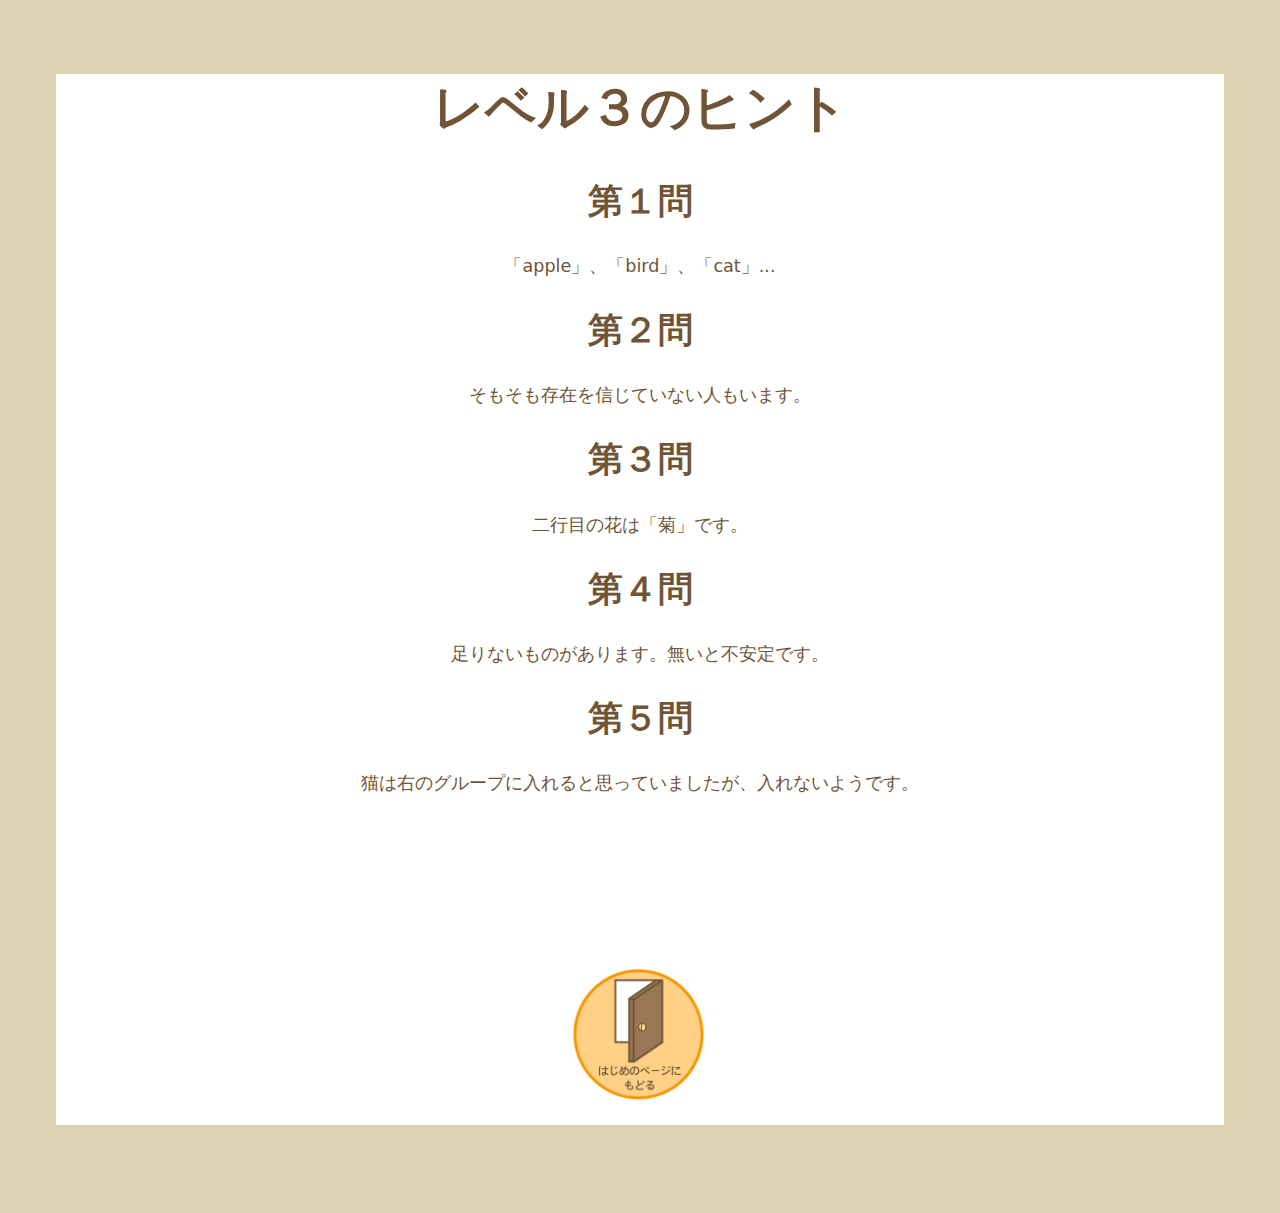
<file: level3H.html>
<!DOCTYPE html>
<html lang="jp">
    <head>
        <meta charset="UTF-8">
        <meta name="viewport" content="width=device-width, initial-scale=1.0">
        <title>レベル３のヒント
        </title>
        <link rel="stylesheet" href="puzzule.css"></link>
    </head>
    <body>
        <div>
        <header>
            <h1 class="question-font-size">レベル３のヒント</h1>
        </header>
        <main>
            <p>
                <h2 class="question-font-size-hint">第１問</h2>
                「apple」、「bird」、「cat」...
            </p>
            <p>
                <h2 class="question-font-size-hint">第２問</h2>
                そもそも存在を信じていない人もいます。
            </p>
            <p>
                <h2 class="question-font-size-hint">第３問</h2>
                二行目の花は「菊」です。
            </p>
            <p>
                <h2 class="question-font-size-hint">第４問</h2>
                足りないものがあります。無いと不安定です。
            </p>
            <p>
                <h2 class="question-font-size-hint">第５問</h2>
                猫は右のグループに入れると思っていましたが、入れないようです。
            </p>
        </main>  
        <footer>
            <footer>
                <a href="index.html"><img src="switch/door.png" width="15%" hight="15%" class="button-size"></a>
            </footer>
        </footer>
        </div>
    </body>
</html>
</file>
<file: puzzule.css>
body{
    color: #6f5436;
    font-family: "Zen Maru Gothic", system-ui;
    font-weight: 400;
    font-style: normal;
    text-align: center;
    background-color:#dcd3b2 ;
    padding-top: 2rem;
    padding-right: 3rem;
    padding-left: 3rem;
    padding-bottom: 5rem;
    
}

@media  screen and (max-width:875px) {
    body{
        padding: 10px;
    }

    .level1{
        width: 100%;
    }

    .level2{
        width: 100%;
    }

    .level3{
        width: 100%;
    }

    .font-size{
        font-size: 25px;
        margin-top: 0;
    }

    .question-font-size{
        font-size: 25px;
        margin-top: 0;
    }

    .question-font-size-hint{
        font-size: 25px;
        margin: 40px 0;
    }

    .img-size{
        width: 100%;
    }

    .space{
        margin: 20px 0;
    }

    .answer-space{
        margin: 10px;
    }

}

div{
    background-color: white;
    padding-bottom: 10px;
}

.index {
    
    border: 4px dotted;
    border-color: #6f5436;
    background-color: #f5c993;


}

header{

    font-size: 160%;

}

main{

    font-size: 110%;

}


h2{
    font-size: 200%;
}


footer{
    margin: 10rem 2rem 0 2rem;
}

@media  screen and (max-width:875px) {
    .button-size{
        width: 30%;
        height: 30%;
    }

    .button-size2{
        width: 30%;
        height: 30%;
        padding-bottom: 7px;
    }

    footer{
        margin-top: 0;
        margin-bottom: 30px;
    }
}
</file>
